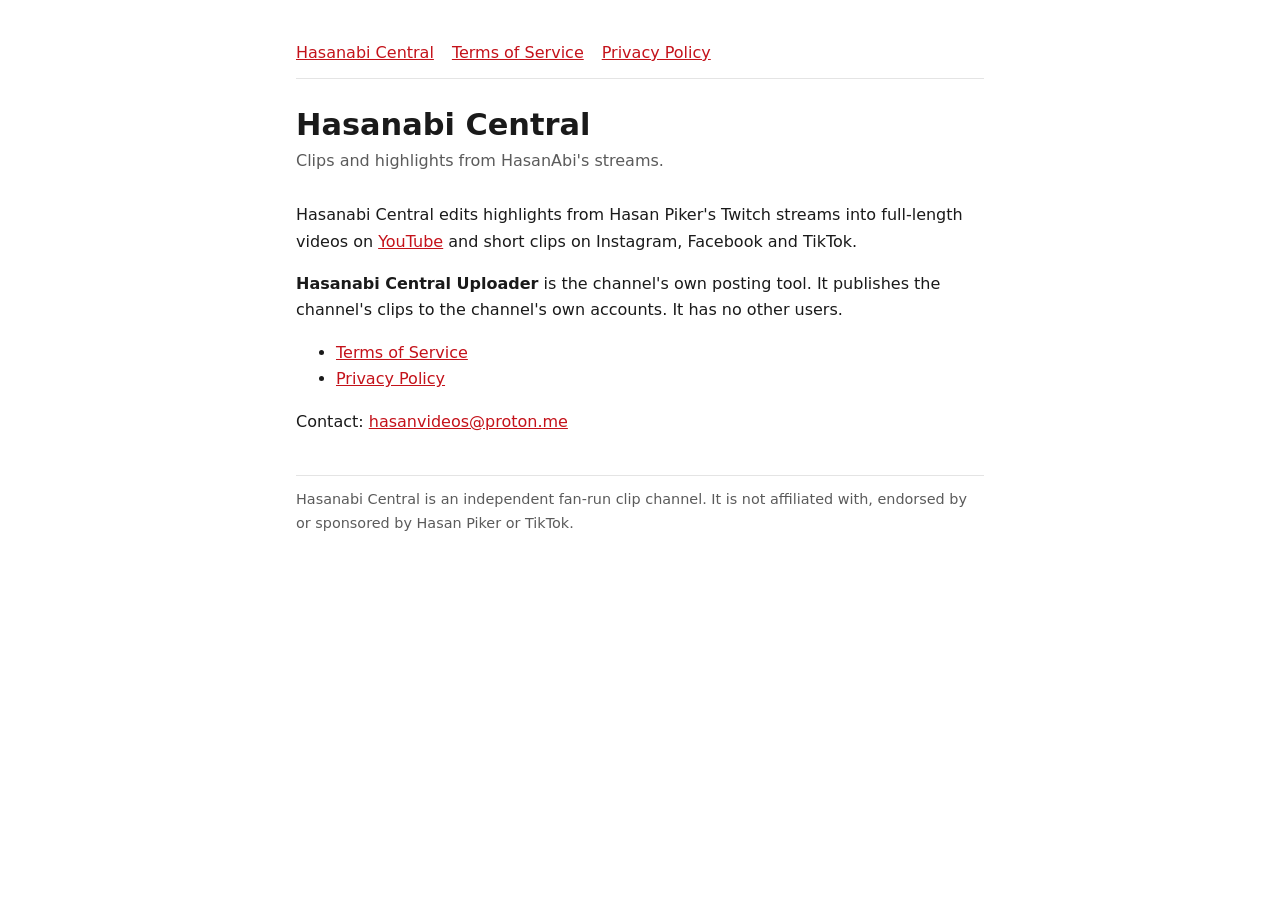
<file: index.html>
<!doctype html><html lang="en"><head><meta charset="utf-8"><meta name="viewport" content="width=device-width,initial-scale=1">
<title>Hasanabi Central</title><link rel="stylesheet" href="style.css"></head><body><main>
<nav><a href="./">Hasanabi Central</a><a href="terms.html">Terms of Service</a><a href="privacy.html">Privacy Policy</a></nav>
<h1>Hasanabi Central</h1>
<p class="meta">Clips and highlights from HasanAbi's streams.</p>
<p>Hasanabi Central edits highlights from Hasan Piker's Twitch streams into full-length videos on <a href="https://www.youtube.com/@hasanabi_central">YouTube</a> and short clips on Instagram, Facebook and TikTok.</p>
<p><strong>Hasanabi Central Uploader</strong> is the channel's own posting tool. It publishes the channel's clips to the channel's own accounts. It has no other users.</p>
<ul><li><a href="terms.html">Terms of Service</a></li><li><a href="privacy.html">Privacy Policy</a></li></ul>
<p>Contact: <a href="mailto:hasanvideos@proton.me">hasanvideos@proton.me</a></p>
<footer>Hasanabi Central is an independent fan-run clip channel. It is not affiliated with, endorsed by or sponsored by Hasan Piker or TikTok.</footer>
</main></body></html>
</file>
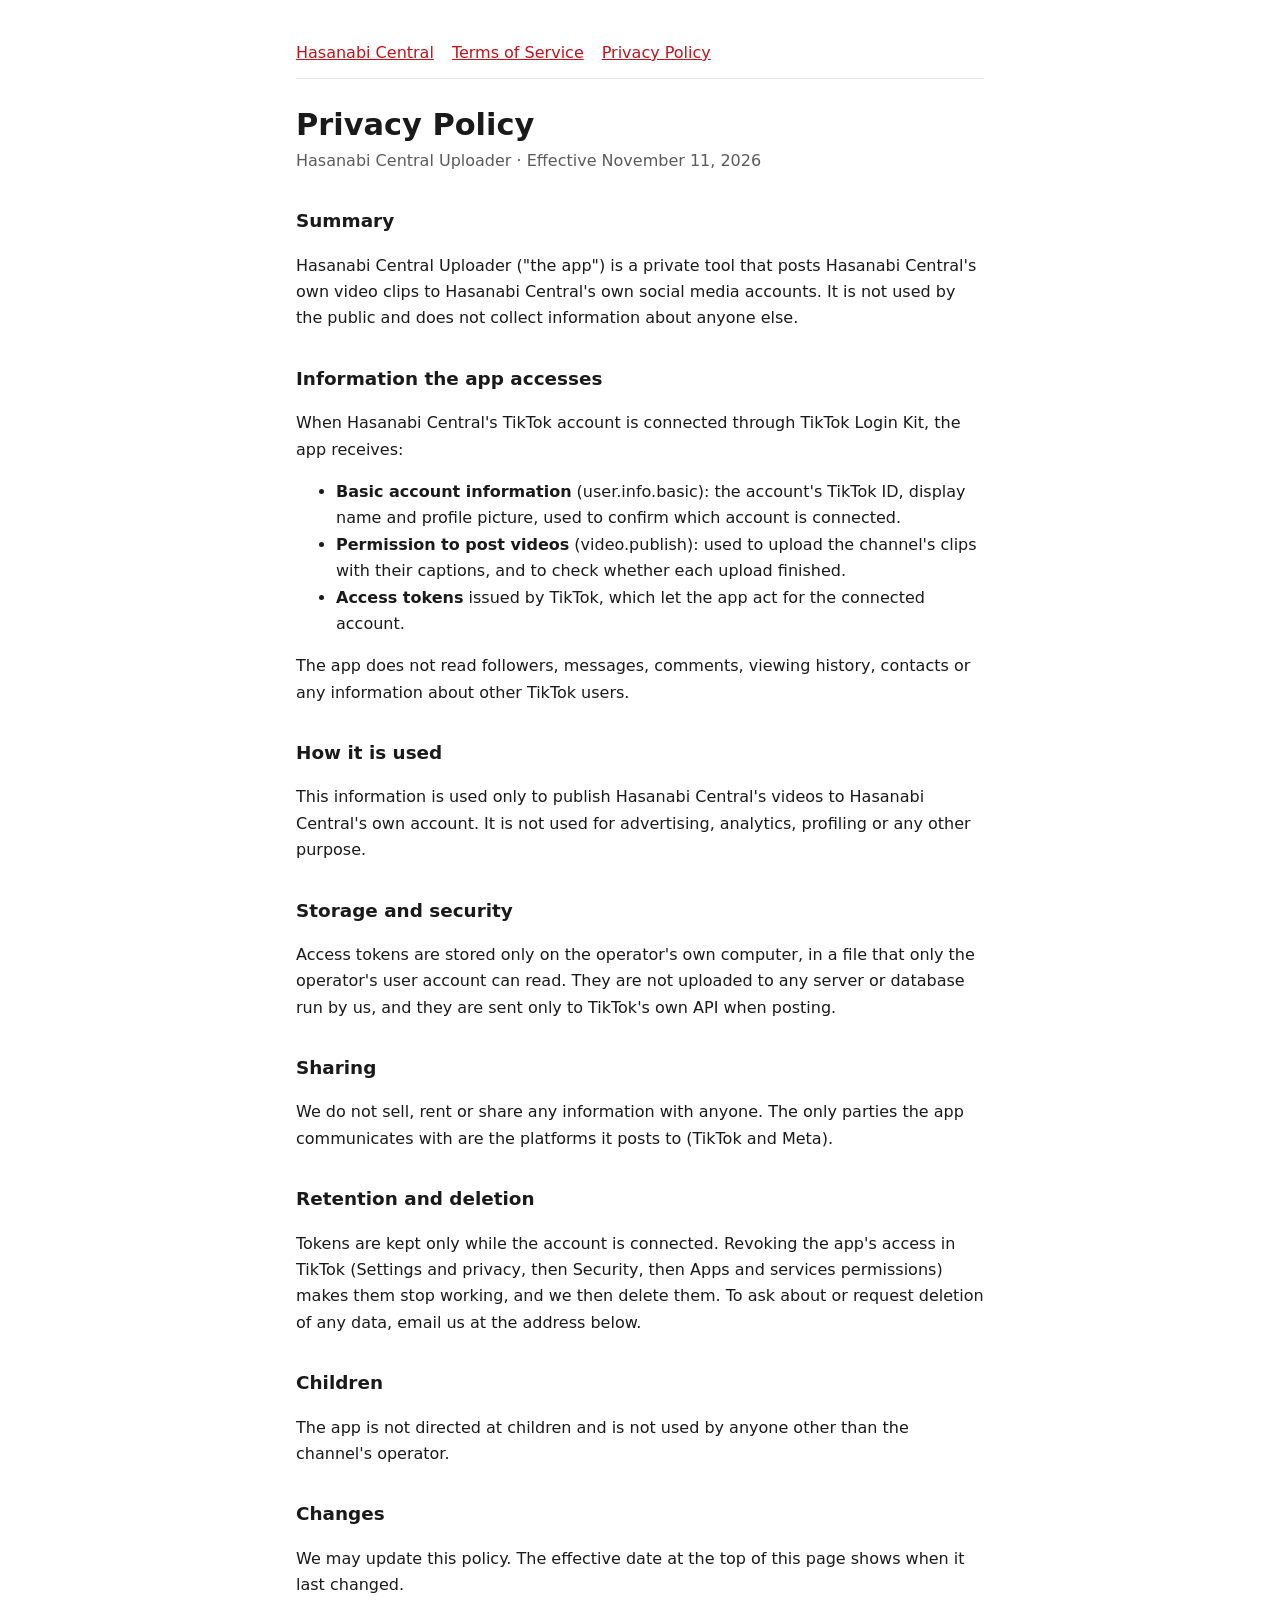
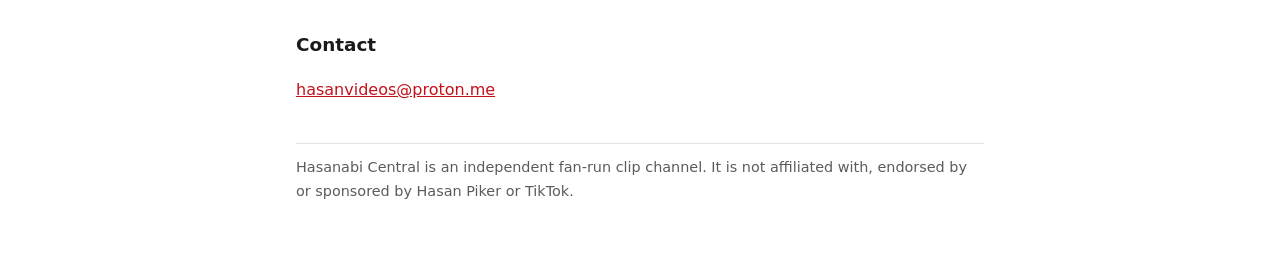
<file: privacy.html>
<!doctype html><html lang="en"><head><meta charset="utf-8"><meta name="viewport" content="width=device-width,initial-scale=1">
<title>Privacy Policy</title><link rel="stylesheet" href="style.css"></head><body><main>
<nav><a href="./">Hasanabi Central</a><a href="terms.html">Terms of Service</a><a href="privacy.html">Privacy Policy</a></nav>
<h1>Privacy Policy</h1>
<p class="meta">Hasanabi Central Uploader · Effective November 11, 2026</p>

<h2>Summary</h2>
<p>Hasanabi Central Uploader ("the app") is a private tool that posts Hasanabi Central's own video clips to Hasanabi Central's own social media accounts. It is not used by the public and does not collect information about anyone else.</p>

<h2>Information the app accesses</h2>
<p>When Hasanabi Central's TikTok account is connected through TikTok Login Kit, the app receives:</p>
<ul>
<li><strong>Basic account information</strong> (user.info.basic): the account's TikTok ID, display name and profile picture, used to confirm which account is connected.</li>
<li><strong>Permission to post videos</strong> (video.publish): used to upload the channel's clips with their captions, and to check whether each upload finished.</li>
<li><strong>Access tokens</strong> issued by TikTok, which let the app act for the connected account.</li>
</ul>
<p>The app does not read followers, messages, comments, viewing history, contacts or any information about other TikTok users.</p>

<h2>How it is used</h2>
<p>This information is used only to publish Hasanabi Central's videos to Hasanabi Central's own account. It is not used for advertising, analytics, profiling or any other purpose.</p>

<h2>Storage and security</h2>
<p>Access tokens are stored only on the operator's own computer, in a file that only the operator's user account can read. They are not uploaded to any server or database run by us, and they are sent only to TikTok's own API when posting.</p>

<h2>Sharing</h2>
<p>We do not sell, rent or share any information with anyone. The only parties the app communicates with are the platforms it posts to (TikTok and Meta).</p>

<h2>Retention and deletion</h2>
<p>Tokens are kept only while the account is connected. Revoking the app's access in TikTok (Settings and privacy, then Security, then Apps and services permissions) makes them stop working, and we then delete them. To ask about or request deletion of any data, email us at the address below.</p>

<h2>Children</h2>
<p>The app is not directed at children and is not used by anyone other than the channel's operator.</p>

<h2>Changes</h2>
<p>We may update this policy. The effective date at the top of this page shows when it last changed.</p>

<h2>Contact</h2>
<p><a href="mailto:hasanvideos@proton.me">hasanvideos@proton.me</a></p>
<footer>Hasanabi Central is an independent fan-run clip channel. It is not affiliated with, endorsed by or sponsored by Hasan Piker or TikTok.</footer>
</main></body></html>
</file>
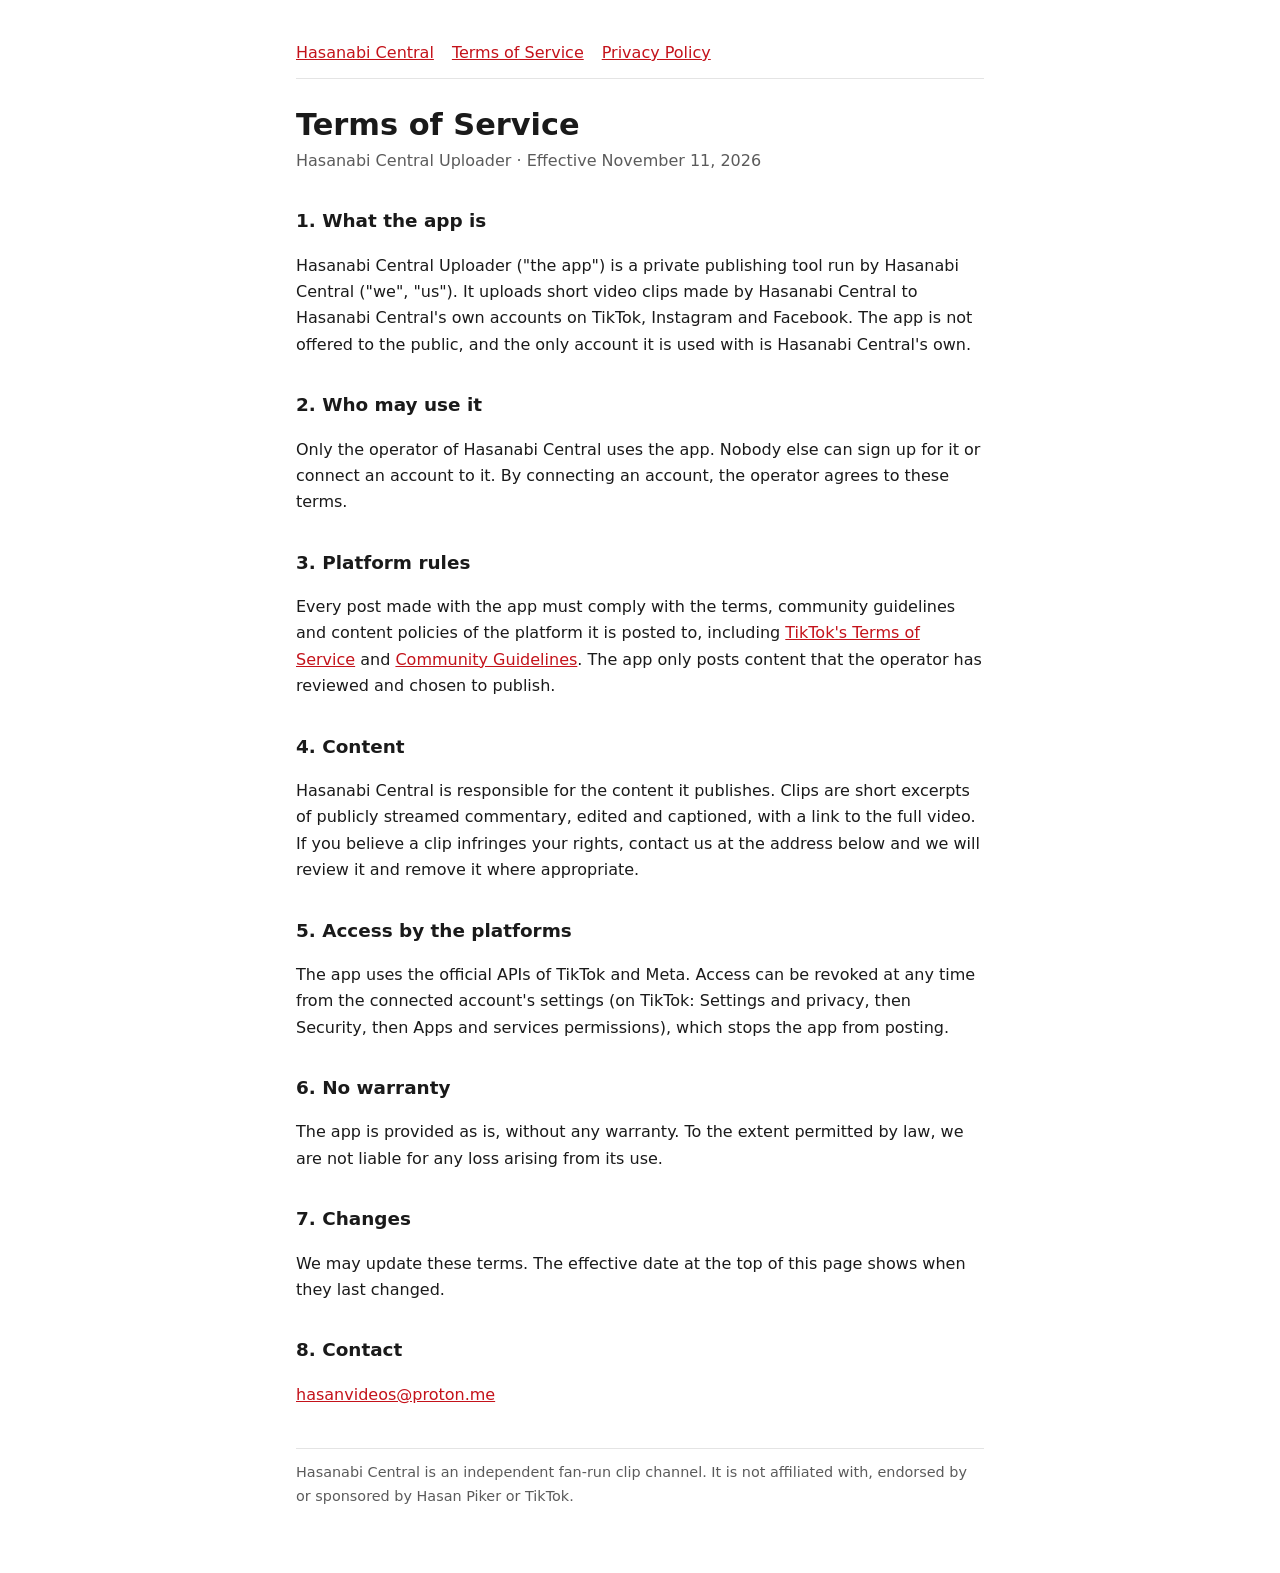
<file: terms.html>
<!doctype html><html lang="en"><head><meta charset="utf-8"><meta name="viewport" content="width=device-width,initial-scale=1">
<title>Terms of Service</title><link rel="stylesheet" href="style.css"></head><body><main>
<nav><a href="./">Hasanabi Central</a><a href="terms.html">Terms of Service</a><a href="privacy.html">Privacy Policy</a></nav>
<h1>Terms of Service</h1>
<p class="meta">Hasanabi Central Uploader · Effective November 11, 2026</p>

<h2>1. What the app is</h2>
<p>Hasanabi Central Uploader ("the app") is a private publishing tool run by Hasanabi Central ("we", "us"). It uploads short video clips made by Hasanabi Central to Hasanabi Central's own accounts on TikTok, Instagram and Facebook. The app is not offered to the public, and the only account it is used with is Hasanabi Central's own.</p>

<h2>2. Who may use it</h2>
<p>Only the operator of Hasanabi Central uses the app. Nobody else can sign up for it or connect an account to it. By connecting an account, the operator agrees to these terms.</p>

<h2>3. Platform rules</h2>
<p>Every post made with the app must comply with the terms, community guidelines and content policies of the platform it is posted to, including <a href="https://www.tiktok.com/legal/terms-of-service">TikTok's Terms of Service</a> and <a href="https://www.tiktok.com/community-guidelines">Community Guidelines</a>. The app only posts content that the operator has reviewed and chosen to publish.</p>

<h2>4. Content</h2>
<p>Hasanabi Central is responsible for the content it publishes. Clips are short excerpts of publicly streamed commentary, edited and captioned, with a link to the full video. If you believe a clip infringes your rights, contact us at the address below and we will review it and remove it where appropriate.</p>

<h2>5. Access by the platforms</h2>
<p>The app uses the official APIs of TikTok and Meta. Access can be revoked at any time from the connected account's settings (on TikTok: Settings and privacy, then Security, then Apps and services permissions), which stops the app from posting.</p>

<h2>6. No warranty</h2>
<p>The app is provided as is, without any warranty. To the extent permitted by law, we are not liable for any loss arising from its use.</p>

<h2>7. Changes</h2>
<p>We may update these terms. The effective date at the top of this page shows when they last changed.</p>

<h2>8. Contact</h2>
<p><a href="mailto:hasanvideos@proton.me">hasanvideos@proton.me</a></p>
<footer>Hasanabi Central is an independent fan-run clip channel. It is not affiliated with, endorsed by or sponsored by Hasan Piker or TikTok.</footer>
</main></body></html>
</file>
<file: style.css>
:root{--bg:#fff;--fg:#1a1a1a;--muted:#5b5b5b;--line:#e4e4e4;--accent:#c4121a}
@media (prefers-color-scheme:dark){:root{--bg:#141414;--fg:#ececec;--muted:#a3a3a3;--line:#2c2c2c;--accent:#ff5a5f}}
*{box-sizing:border-box}
body{margin:0;background:var(--bg);color:var(--fg);font:16px/1.65 system-ui,-apple-system,"Segoe UI",Roboto,sans-serif}
main{max-width:720px;margin:0 auto;padding:40px 16px 64px}
h1{font-size:1.9rem;line-height:1.2;margin:0 0 4px}
h2{font-size:1.15rem;margin:32px 0 8px}
p,li{color:var(--fg)}
.meta{color:var(--muted);margin:0 0 28px}
a{color:var(--accent)}
nav{border-bottom:1px solid var(--line);padding-bottom:12px;margin-bottom:28px;display:flex;gap:18px;flex-wrap:wrap}
footer{border-top:1px solid var(--line);margin-top:40px;padding-top:12px;color:var(--muted);font-size:.9rem}
</file>
